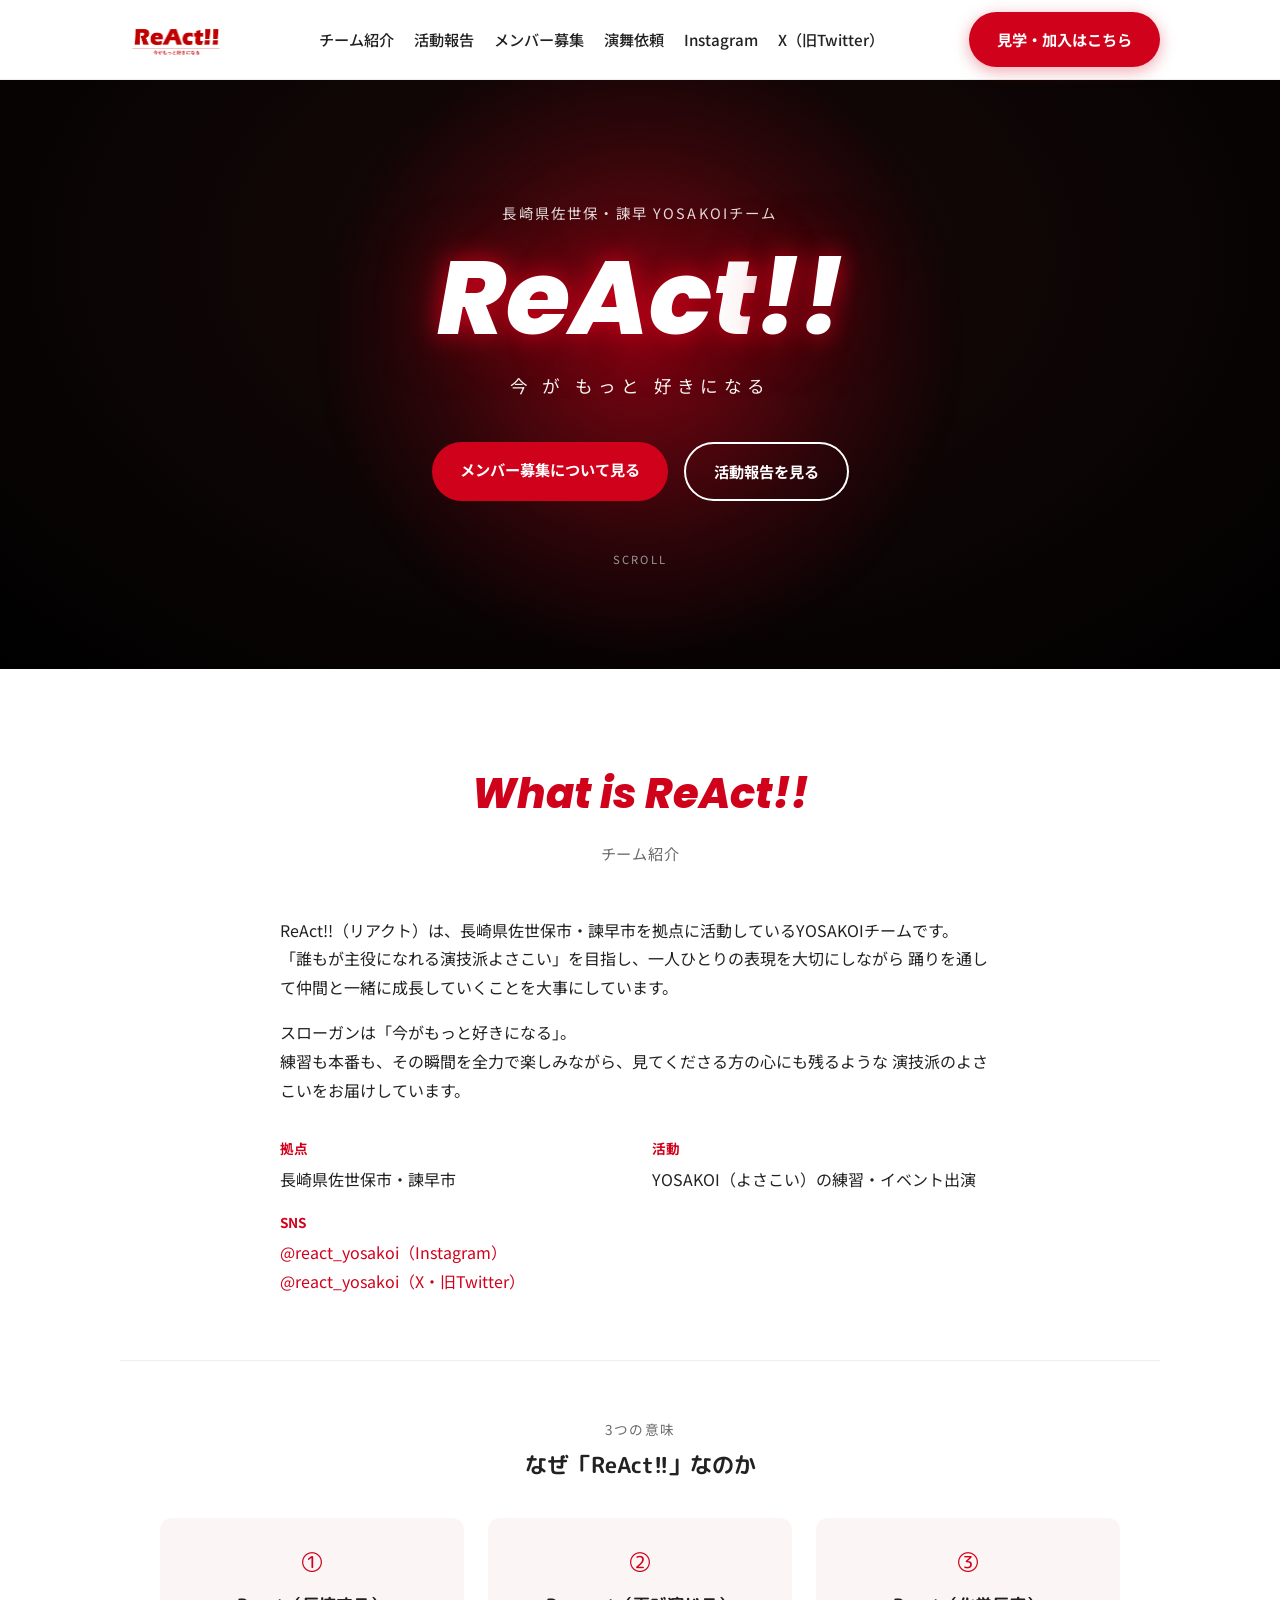
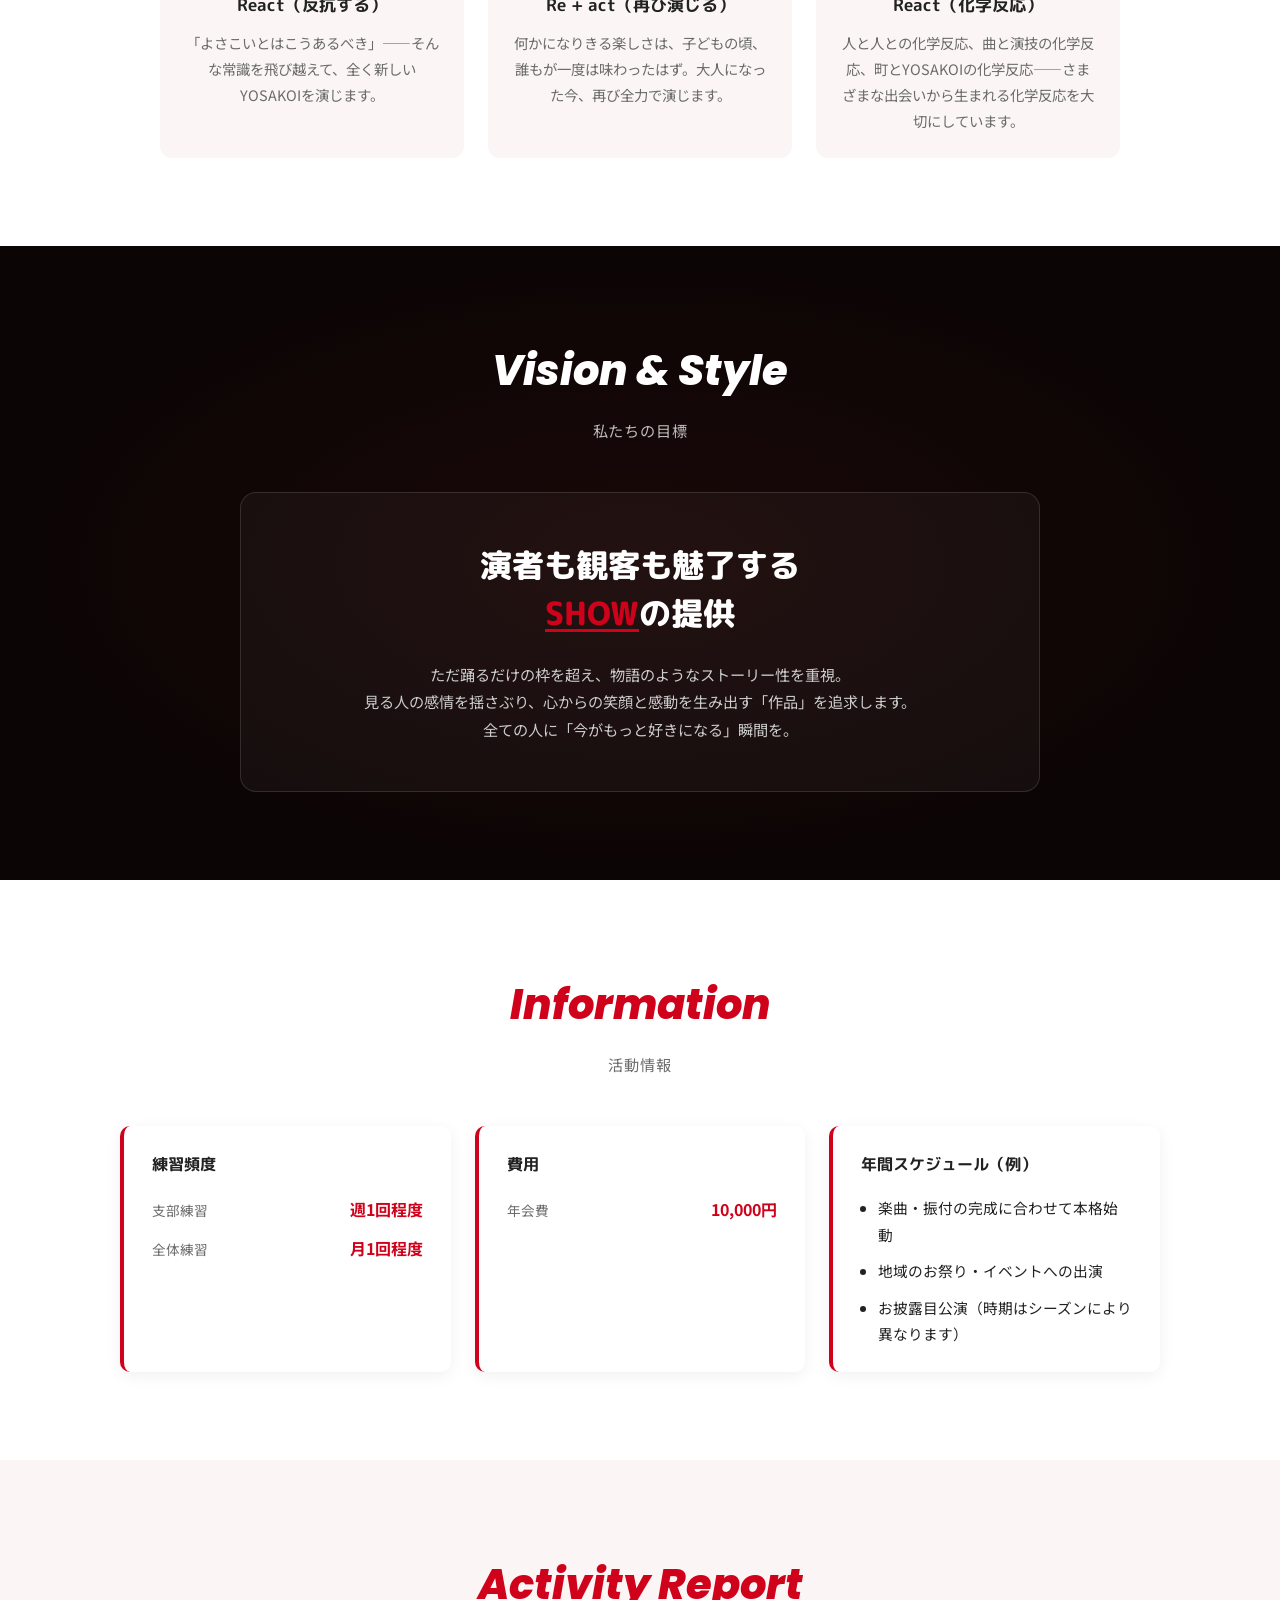
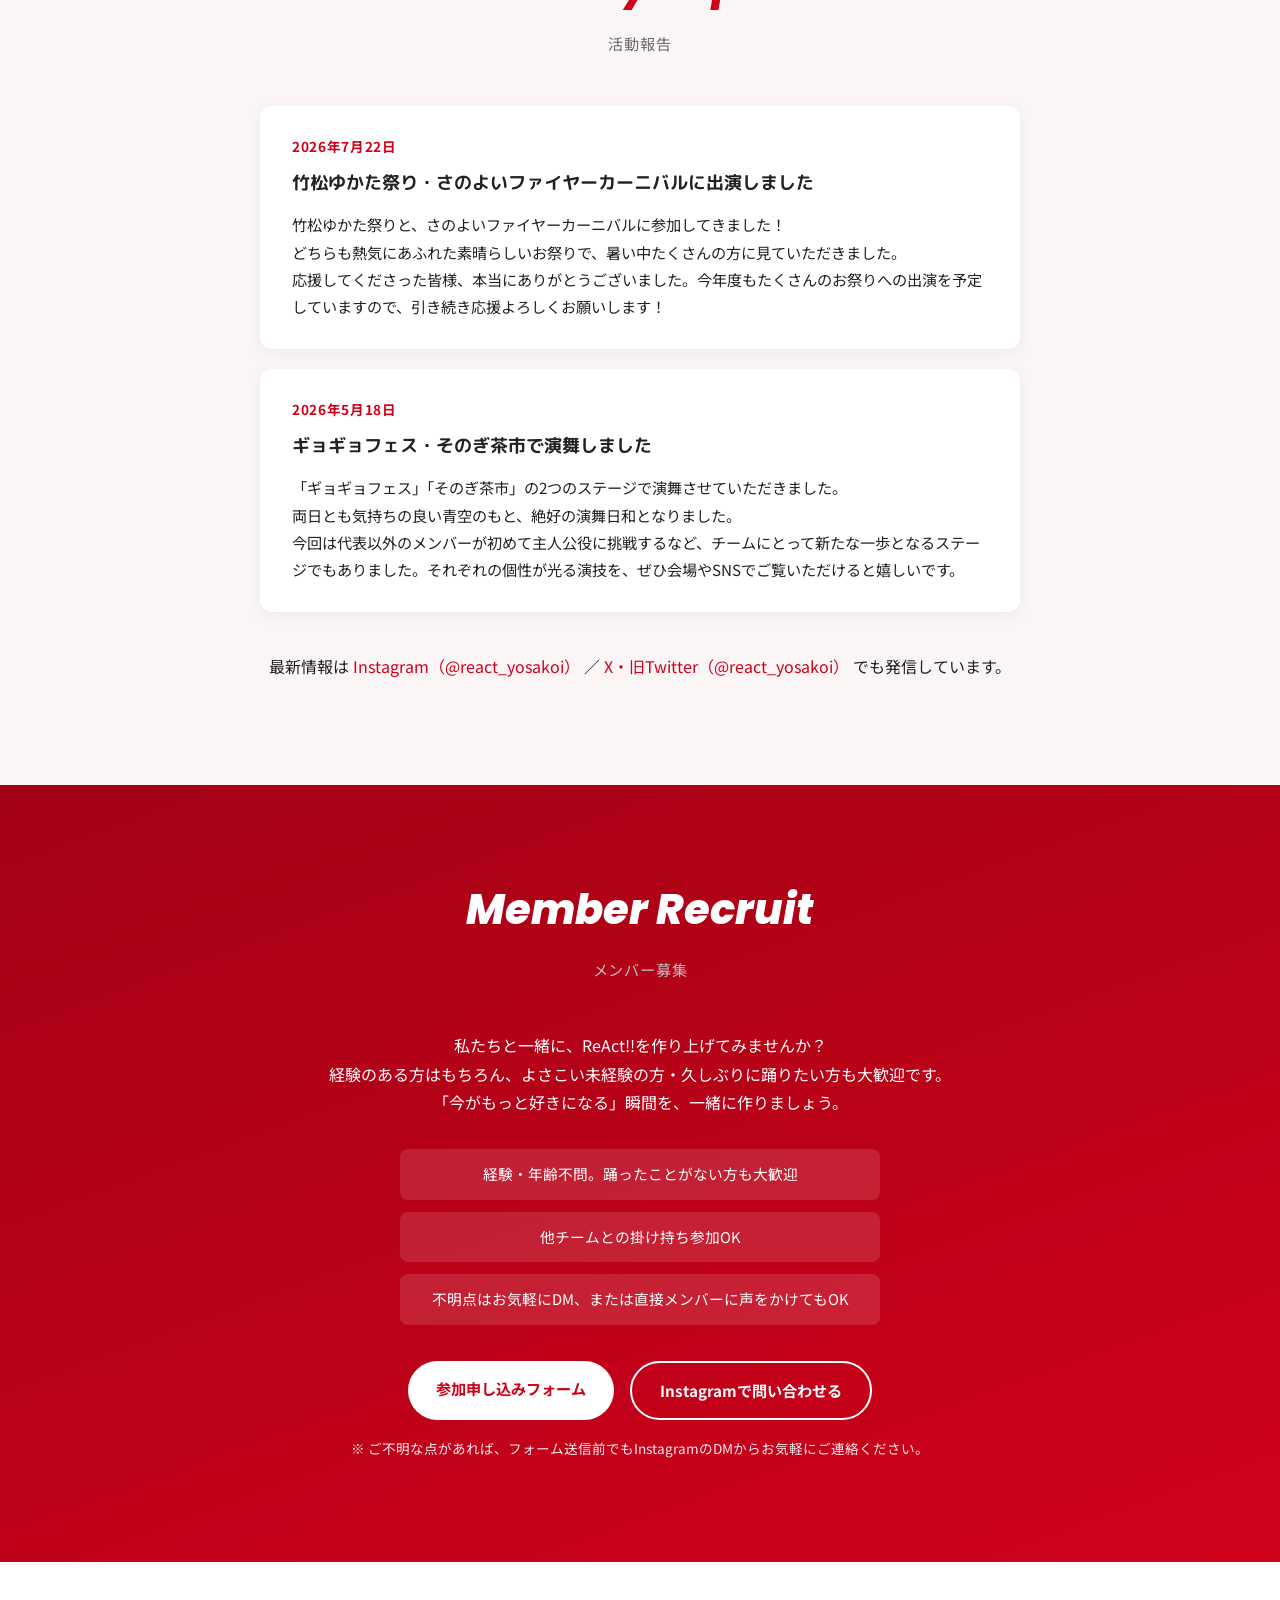
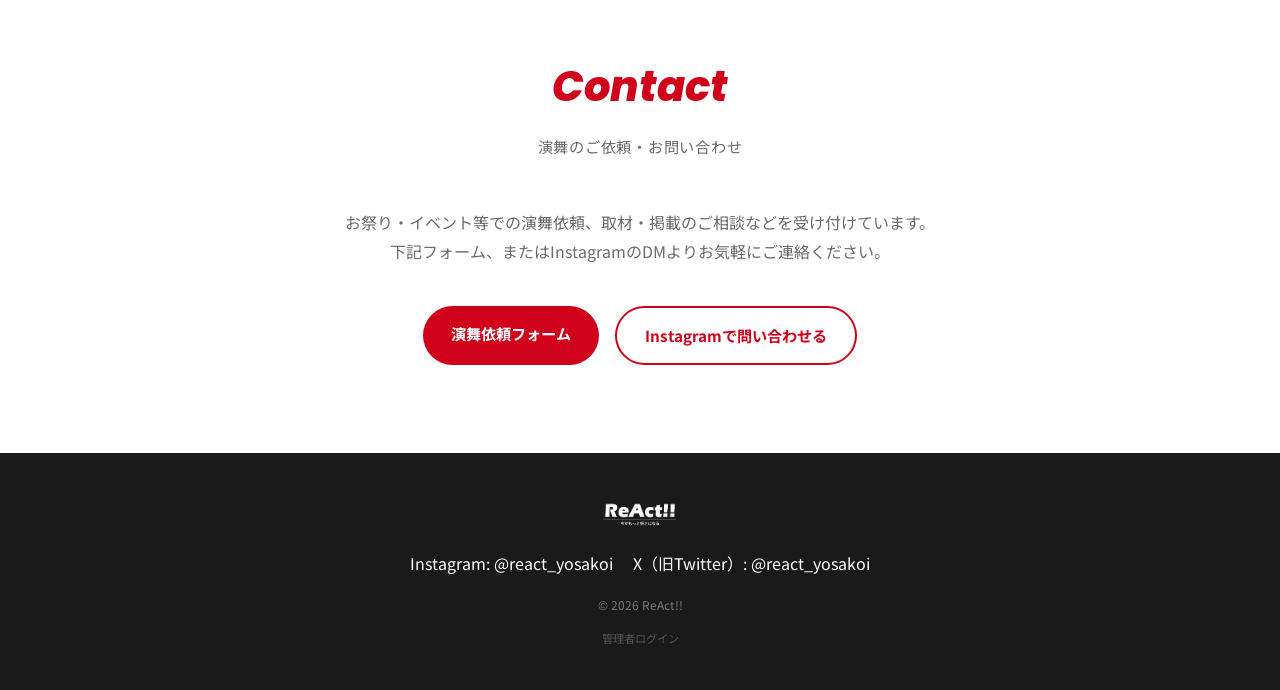
<file: index.html>
<!DOCTYPE html>
<html lang="ja">
<head>
<meta charset="UTF-8">
<meta name="viewport" content="width=device-width, initial-scale=1.0">
<title>ReAct!! ｜ 長崎・佐世保／諫早のよさこいチーム</title>
<meta name="description" content="長崎県佐世保・諫早を拠点に活動するYOSAKOIチーム「ReAct!!」の公式サイト。活動報告・メンバー募集・演舞依頼の窓口です。">

<!-- 見出し用フォント（読み込むだけなので編集不要） -->
<link rel="preconnect" href="https://fonts.googleapis.com">
<link rel="preconnect" href="https://fonts.gstatic.com" crossorigin>
<link href="https://fonts.googleapis.com/css2?family=M+PLUS+Rounded+1c:wght@700;800&family=Poppins:ital,wght@0,700;0,800;1,800&family=Noto+Sans+JP:wght@400;500;700&display=swap" rel="stylesheet">

<link rel="stylesheet" href="css/style.css">
</head>
<body>

<!-- ==================== ヘッダー ==================== -->
<header class="site-header">
  <div class="container header-inner">
    <a href="#top" class="logo-link">
      <img src="assets/logo/logo-red-on-white.png" alt="ReAct!! 今がもっと好きになる" class="logo-img">
    </a>
    <nav class="site-nav">
      <a href="#about">チーム紹介</a>
      <a href="#activities">活動報告</a>
      <a href="#join">メンバー募集</a>
      <a href="#contact">演舞依頼</a>
      <a href="https://www.instagram.com/react_yosakoi/" target="_blank" rel="noopener">Instagram</a>
      <a href="https://x.com/react_yosakoi" target="_blank" rel="noopener">X（旧Twitter）</a>
    </nav>
    <a href="#join" class="btn btn-pill">見学・加入はこちら</a>
  </div>
</header>

<!-- ==================== ヒーロー（ダーク演出） ==================== -->
<section id="top" class="hero hero-dark">
  <div class="hero-glow" aria-hidden="true"></div>
  <div class="container hero-inner">
    <p class="hero-eyebrow">長崎県佐世保・諫早 YOSAKOIチーム</p>
    <h1 class="hero-logo-text">ReAct<span class="hero-logo-bang">!!</span></h1>
    <p class="hero-tagline">今 が もっと 好きになる</p>
    <div class="hero-buttons">
      <a href="#join" class="btn btn-primary">メンバー募集について見る</a>
      <a href="#activities" class="btn btn-outline">活動報告を見る</a>
    </div>
  </div>
  <p class="hero-scroll">SCROLL</p>
</section>

<!-- ==================== チーム紹介 ==================== -->
<section id="about" class="section">
  <div class="container">
    <div class="bi-heading">
      <p class="bi-heading-en">What is ReAct!!</p>
      <p class="bi-heading-ja">チーム紹介</p>
    </div>

    <div class="about-content">
      <p>
        ReAct!!（リアクト）は、長崎県佐世保市・諫早市を拠点に活動しているYOSAKOIチームです。<br>
        「誰もが主役になれる演技派よさこい」を目指し、一人ひとりの表現を大切にしながら
        踊りを通して仲間と一緒に成長していくことを大事にしています。
      </p>
      <p>
        スローガンは「今がもっと好きになる」。<br>
        練習も本番も、その瞬間を全力で楽しみながら、見てくださる方の心にも残るような
        演技派のよさこいをお届けしています。
      </p>
      <dl class="about-facts">
        <div class="about-fact">
          <dt>拠点</dt>
          <dd>長崎県佐世保市・諫早市</dd>
        </div>
        <div class="about-fact">
          <dt>活動</dt>
          <dd>YOSAKOI（よさこい）の練習・イベント出演</dd>
        </div>
        <div class="about-fact">
          <dt>SNS</dt>
          <dd>
            <a href="https://www.instagram.com/react_yosakoi/" target="_blank" rel="noopener">@react_yosakoi（Instagram）</a><br>
            <a href="https://x.com/react_yosakoi" target="_blank" rel="noopener">@react_yosakoi（X・旧Twitter）</a>
          </dd>
        </div>
      </dl>
    </div>

    <div class="why-name">
      <p class="why-name-eyebrow">3つの意味</p>
      <h3 class="why-name-title">なぜ「ReAct!!」なのか</h3>
      <div class="why-name-grid">
        <div class="why-name-item">
          <span class="why-name-number">①</span>
          <h4>React（反抗する）</h4>
          <p>「よさこいとはこうあるべき」——そんな常識を飛び越えて、全く新しいYOSAKOIを演じます。</p>
        </div>
        <div class="why-name-item">
          <span class="why-name-number">②</span>
          <h4>Re + act（再び演じる）</h4>
          <p>何かになりきる楽しさは、子どもの頃、誰もが一度は味わったはず。大人になった今、再び全力で演じます。</p>
        </div>
        <div class="why-name-item">
          <span class="why-name-number">③</span>
          <h4>React（化学反応）</h4>
          <p>人と人との化学反応、曲と演技の化学反応、町とYOSAKOIの化学反応——さまざまな出会いから生まれる化学反応を大切にしています。</p>
        </div>
      </div>
    </div>
  </div>
</section>

<!-- ==================== Vision（ダーク演出） ==================== -->
<section class="section section-dark">
  <div class="container">
    <div class="bi-heading bi-heading-light">
      <p class="bi-heading-en">Vision &amp; Style</p>
      <p class="bi-heading-ja">私たちの目標</p>
    </div>
    <div class="vision-card">
      <p class="vision-headline">演者も観客も魅了する<br><span class="vision-highlight">SHOW</span>の提供</p>
      <p class="vision-body">
        ただ踊るだけの枠を超え、物語のようなストーリー性を重視。<br>
        見る人の感情を揺さぶり、心からの笑顔と感動を生み出す「作品」を追求します。<br>
        全ての人に「今がもっと好きになる」瞬間を。
      </p>
    </div>
  </div>
</section>

<!-- ==================== 活動情報 ==================== -->
<section id="information" class="section">
  <div class="container">
    <div class="bi-heading">
      <p class="bi-heading-en">Information</p>
      <p class="bi-heading-ja">活動情報</p>
    </div>

    <div class="info-cards">
      <div class="info-card">
        <h4>練習頻度</h4>
        <ul class="info-card-list">
          <li><span class="info-tag">支部練習</span><span class="info-value">週1回程度</span></li>
          <li><span class="info-tag">全体練習</span><span class="info-value">月1回程度</span></li>
        </ul>
      </div>
      <div class="info-card">
        <h4>費用</h4>
        <ul class="info-card-list">
          <li><span class="info-tag">年会費</span><span class="info-value">10,000円</span></li>
        </ul>
      </div>
      <div class="info-card">
        <h4>年間スケジュール（例）</h4>
        <ul class="info-card-list info-card-list-text">
          <li>楽曲・振付の完成に合わせて本格始動</li>
          <li>地域のお祭り・イベントへの出演</li>
          <li>お披露目公演（時期はシーズンにより異なります）</li>
        </ul>
      </div>
    </div>
  </div>
</section>

<!-- ====================================================
     活動報告（ブログ形式）：新しい記事を追加する手順
     1. js/posts-data.js を開く
     2. ファイルの一番上にある書き方の例（コメント部分）を参考に、
        { date: "...", title: "...", body: "..." } の形でひとつ追加する
     3. 保存してアップロードすれば、自動でこのページに反映されます
        （詳しくは 更新マニュアル.md を見てください）
==================================================== -->
<section id="activities" class="section section-alt">
  <div class="container">
    <div class="bi-heading">
      <p class="bi-heading-en">Activity Report</p>
      <p class="bi-heading-ja">活動報告</p>
    </div>

    <div id="blog-list" class="blog-list">
      <!-- ここにjs/main.jsがjs/posts-data.jsの内容（直近数件）を自動で表示します -->
    </div>

    <p class="activity-more" id="blog-more-link-wrap" hidden>
      <a href="activities.html" class="btn btn-outline-dark">活動報告の一覧を見る（Read more）</a>
    </p>

    <p class="activity-more">
      最新情報は <a href="https://www.instagram.com/react_yosakoi/" target="_blank" rel="noopener">Instagram（@react_yosakoi）</a>
      ／ <a href="https://x.com/react_yosakoi" target="_blank" rel="noopener">X・旧Twitter（@react_yosakoi）</a> でも発信しています。
    </p>
  </div>
</section>

<!-- ==================== メンバー募集 ==================== -->
<section id="join" class="section join-section">
  <div class="container">
    <div class="bi-heading bi-heading-light">
      <p class="bi-heading-en">Member Recruit</p>
      <p class="bi-heading-ja">メンバー募集</p>
    </div>
    <p class="join-lead">
      私たちと一緒に、ReAct!!を作り上げてみませんか？<br>
      経験のある方はもちろん、よさこい未経験の方・久しぶりに踊りたい方も大歓迎です。<br>
      「今がもっと好きになる」瞬間を、一緒に作りましょう。
    </p>

    <ul class="join-highlights">
      <li>経験・年齢不問。踊ったことがない方も大歓迎</li>
      <li>他チームとの掛け持ち参加OK</li>
      <li>不明点はお気軽にDM、または直接メンバーに声をかけてもOK</li>
    </ul>

    <div class="join-buttons">
      <a href="https://forms.gle/rDLsYP3uD7S8zFgo6" target="_blank" rel="noopener" class="btn btn-light" id="join-form-link">参加申し込みフォーム</a>
      <a href="https://www.instagram.com/react_yosakoi/" target="_blank" rel="noopener" class="btn btn-outline-light">Instagramで問い合わせる</a>
    </div>
    <p class="join-note">※ ご不明な点があれば、フォーム送信前でもInstagramのDMからお気軽にご連絡ください。</p>
  </div>
</section>

<!-- ====================================================
     演舞依頼・お問い合わせ：フォームの設定方法
     1. Googleフォームで依頼受付用のフォームを作成する
     2. フォームの「送信」→「埋め込み」アイコンから埋め込み用のHTMLコードを取得する
     3. この下にある「ここにGoogleフォームの埋め込みiframeを貼り付け」という
        目印のコメントを、取得したiframeタグに置き換える（詳しくは 更新マニュアル.md 参照）
==================================================== -->
<section id="contact" class="section">
  <div class="container">
    <div class="bi-heading">
      <p class="bi-heading-en">Contact</p>
      <p class="bi-heading-ja">演舞のご依頼・お問い合わせ</p>
    </div>
    <p class="contact-lead">
      お祭り・イベント等での演舞依頼、取材・掲載のご相談などを受け付けています。<br>
      下記フォーム、またはInstagramのDMよりお気軽にご連絡ください。
    </p>

    <div class="contact-buttons">
      <a href="https://forms.gle/NFQshExm7hoTVao89" target="_blank" rel="noopener" class="btn btn-primary">演舞依頼フォーム</a>
      <a href="https://www.instagram.com/react_yosakoi/" target="_blank" rel="noopener" class="btn btn-outline-dark">Instagramで問い合わせる</a>
    </div>
  </div>
</section>

<!-- ==================== フッター ==================== -->
<footer class="site-footer">
  <div class="container footer-inner">
    <img src="assets/logo/logo-white-transparent.png" alt="ReAct!! 今がもっと好きになる" class="footer-logo-img">
    <div class="footer-social">
      <a href="https://www.instagram.com/react_yosakoi/" target="_blank" rel="noopener" class="footer-instagram">Instagram: @react_yosakoi</a>
      <a href="https://x.com/react_yosakoi" target="_blank" rel="noopener" class="footer-instagram">X（旧Twitter）: @react_yosakoi</a>
    </div>
    <p class="footer-copyright">&copy; <span id="year"></span> ReAct!!</p>
    <a href="admin.html" class="footer-admin-link">管理者ログイン</a>
  </div>
</footer>

<script src="js/main.js"></script>
</body>
</html>
</file>
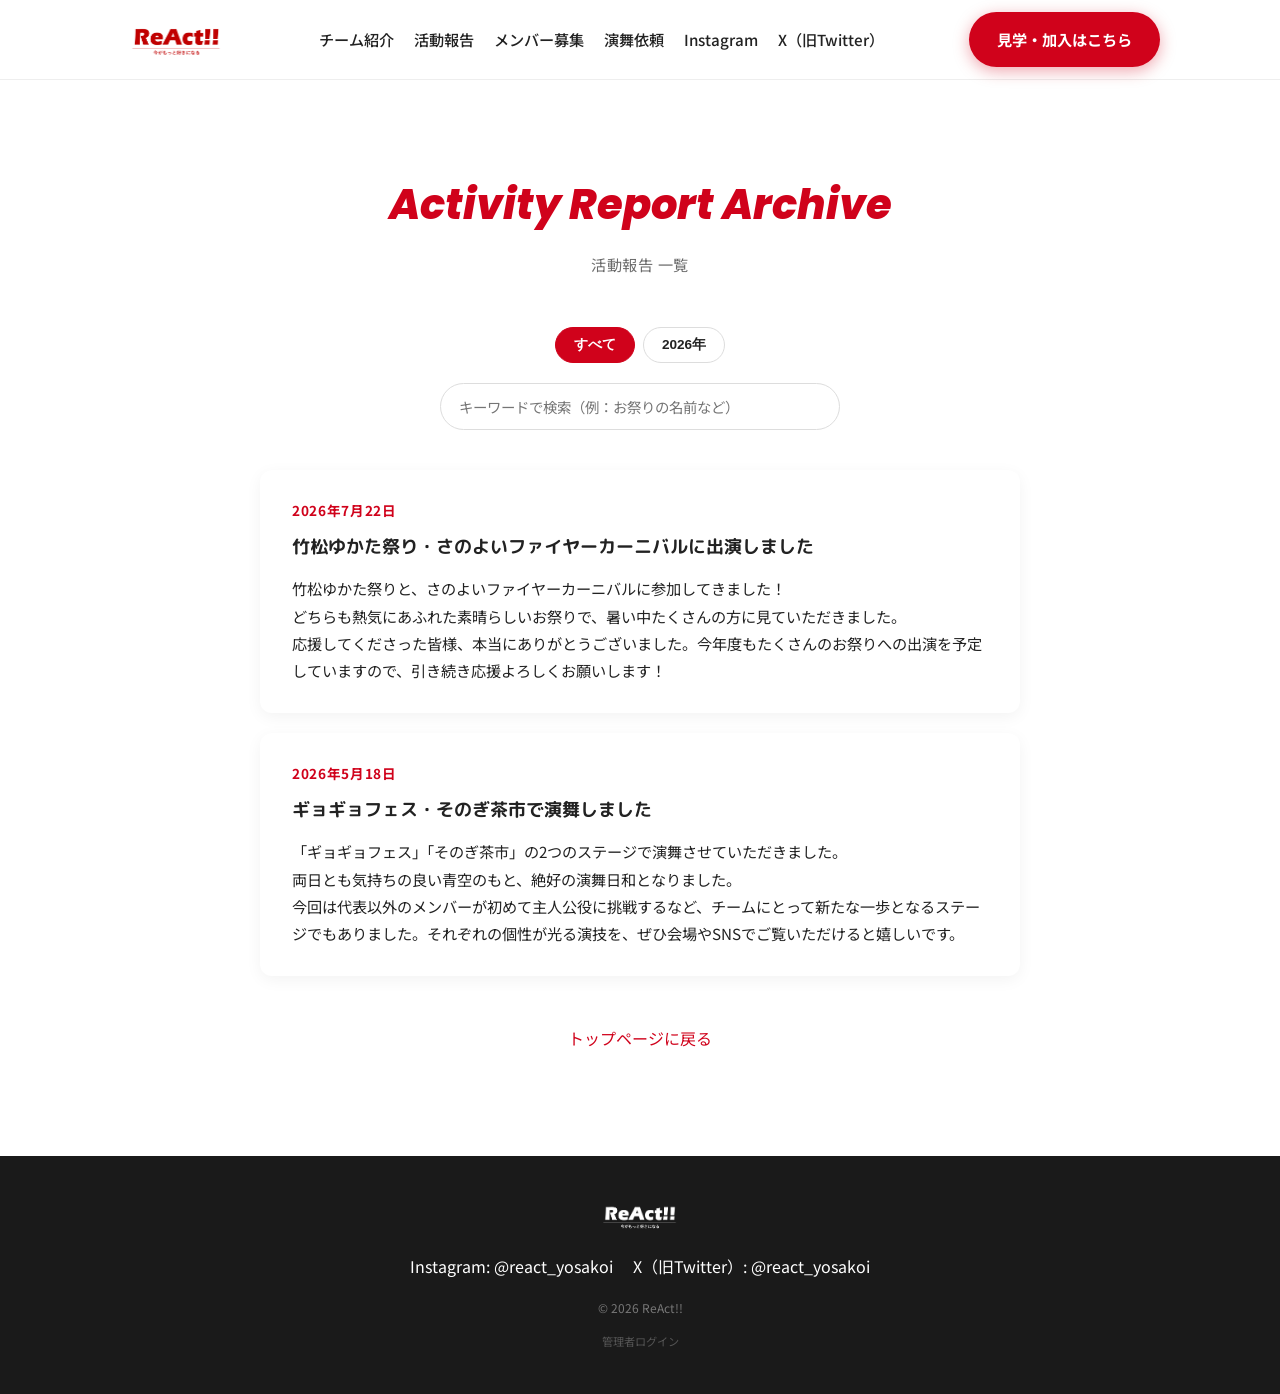
<file: activities.html>
<!DOCTYPE html>
<html lang="ja">
<head>
<meta charset="UTF-8">
<meta name="viewport" content="width=device-width, initial-scale=1.0">
<title>活動報告一覧 ｜ ReAct!!</title>
<meta name="description" content="よさこいチームReAct!!の活動報告一覧。年ごとの絞り込み・キーワード検索ができます。">

<link rel="preconnect" href="https://fonts.googleapis.com">
<link rel="preconnect" href="https://fonts.gstatic.com" crossorigin>
<link href="https://fonts.googleapis.com/css2?family=M+PLUS+Rounded+1c:wght@700;800&family=Poppins:ital,wght@0,700;0,800;1,800&family=Noto+Sans+JP:wght@400;500;700&display=swap" rel="stylesheet">

<link rel="stylesheet" href="css/style.css">
</head>
<body>

<!-- ==================== ヘッダー ==================== -->
<header class="site-header">
  <div class="container header-inner">
    <a href="index.html" class="logo-link">
      <img src="assets/logo/logo-red-on-white.png" alt="ReAct!! 今がもっと好きになる" class="logo-img">
    </a>
    <nav class="site-nav">
      <a href="index.html#about">チーム紹介</a>
      <a href="index.html#activities">活動報告</a>
      <a href="index.html#join">メンバー募集</a>
      <a href="index.html#contact">演舞依頼</a>
      <a href="https://www.instagram.com/react_yosakoi/" target="_blank" rel="noopener">Instagram</a>
      <a href="https://x.com/react_yosakoi" target="_blank" rel="noopener">X（旧Twitter）</a>
    </nav>
    <a href="index.html#join" class="btn btn-pill">見学・加入はこちら</a>
  </div>
</header>

<section class="section">
  <div class="container">
    <div class="bi-heading">
      <p class="bi-heading-en">Activity Report Archive</p>
      <p class="bi-heading-ja">活動報告 一覧</p>
    </div>

    <!-- 年フィルター・キーワード検索（中身はjs/main.jsが自動で作ります） -->
    <div class="archive-toolbar">
      <div id="year-filter" class="year-filter"></div>
      <div class="keyword-search-wrap">
        <input type="text" id="keyword-search" class="keyword-search-input" placeholder="キーワードで検索（例：お祭りの名前など）">
      </div>
    </div>

    <div id="blog-archive-list" class="blog-list">
      <!-- ここにjs/main.jsがjs/posts-data.jsの全記事を自動で表示します -->
    </div>

    <p class="archive-back-link">
      <a href="index.html#activities">トップページに戻る</a>
    </p>
  </div>
</section>

<!-- ==================== フッター ==================== -->
<footer class="site-footer">
  <div class="container footer-inner">
    <img src="assets/logo/logo-white-transparent.png" alt="ReAct!! 今がもっと好きになる" class="footer-logo-img">
    <div class="footer-social">
      <a href="https://www.instagram.com/react_yosakoi/" target="_blank" rel="noopener" class="footer-instagram">Instagram: @react_yosakoi</a>
      <a href="https://x.com/react_yosakoi" target="_blank" rel="noopener" class="footer-instagram">X（旧Twitter）: @react_yosakoi</a>
    </div>
    <p class="footer-copyright">&copy; <span id="year"></span> ReAct!!</p>
    <a href="admin.html" class="footer-admin-link">管理者ログイン</a>
  </div>
</footer>

<script src="js/main.js"></script>
</body>
</html>
</file>
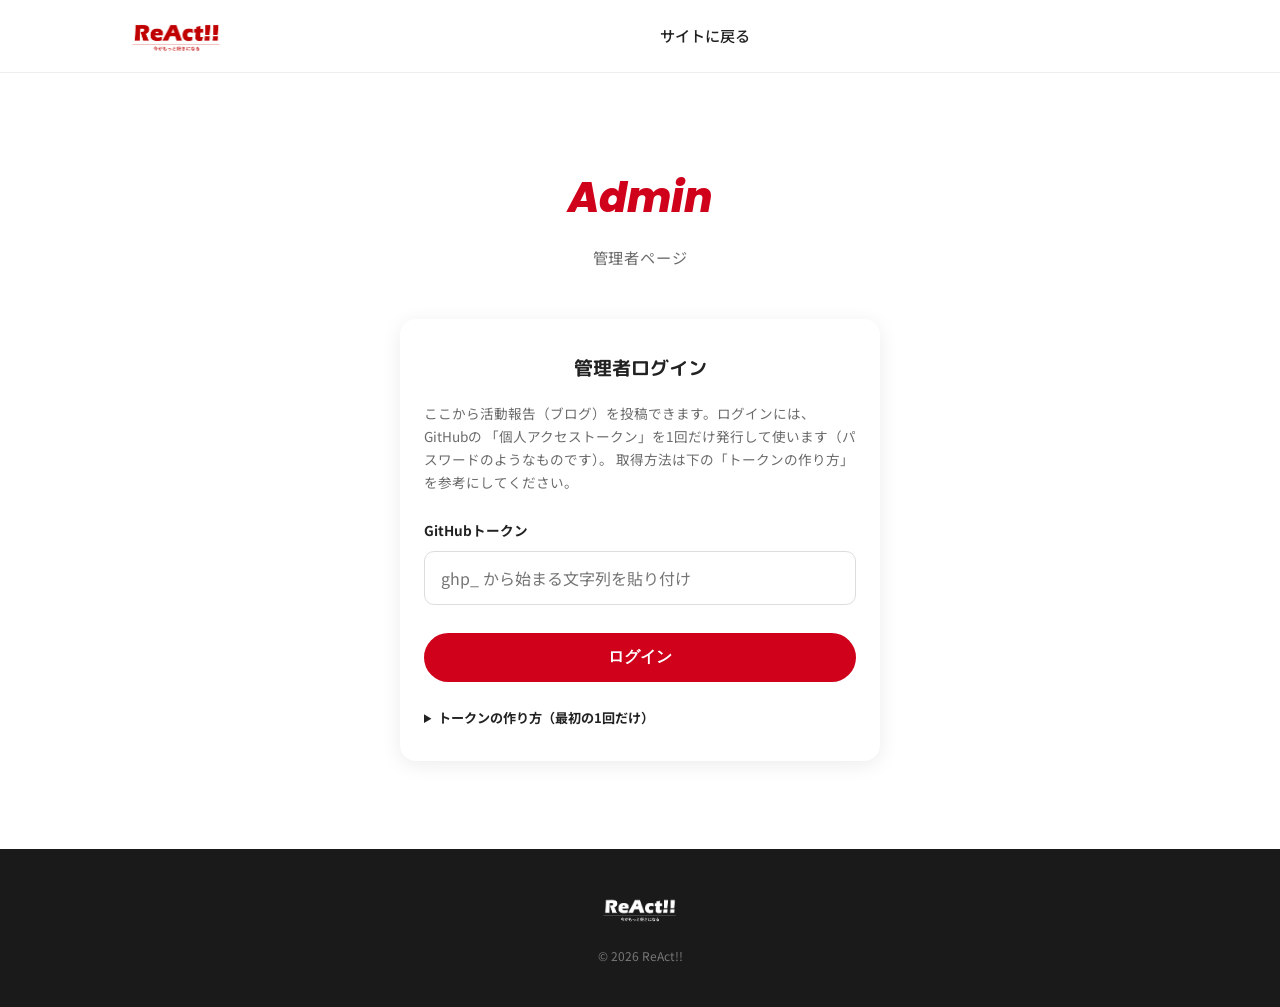
<file: admin.html>
<!DOCTYPE html>
<html lang="ja">
<head>
<meta charset="UTF-8">
<meta name="viewport" content="width=device-width, initial-scale=1.0">
<title>管理者ログイン ｜ ReAct!!</title>
<meta name="robots" content="noindex, nofollow">

<link rel="preconnect" href="https://fonts.googleapis.com">
<link rel="preconnect" href="https://fonts.gstatic.com" crossorigin>
<link href="https://fonts.googleapis.com/css2?family=M+PLUS+Rounded+1c:wght@700;800&family=Poppins:ital,wght@0,700;0,800;1,800&family=Noto+Sans+JP:wght@400;500;700&display=swap" rel="stylesheet">
<link rel="stylesheet" href="css/style.css">
<link rel="stylesheet" href="css/admin.css">
</head>
<body>

<header class="site-header">
  <div class="container header-inner">
    <a href="index.html" class="logo-link">
      <img src="assets/logo/logo-red-on-white.png" alt="ReAct!! 今がもっと好きになる" class="logo-img">
    </a>
    <nav class="site-nav">
      <a href="index.html">サイトに戻る</a>
    </nav>
  </div>
</header>

<section class="section admin-section">
  <div class="container admin-container">

    <div class="bi-heading">
      <p class="bi-heading-en">Admin</p>
      <p class="bi-heading-ja">管理者ページ</p>
    </div>

    <!-- ========== ログイン前：トークン入力 ========== -->
    <div id="login-view" class="admin-card">
      <h3 class="admin-card-title">管理者ログイン</h3>
      <p class="admin-help">
        ここから活動報告（ブログ）を投稿できます。ログインには、GitHubの
        「個人アクセストークン」を1回だけ発行して使います（パスワードのようなものです）。
        取得方法は下の「トークンの作り方」を参考にしてください。
      </p>

      <label class="admin-label" for="token-input">GitHubトークン</label>
      <input type="password" id="token-input" class="admin-input" placeholder="ghp_ から始まる文字列を貼り付け" autocomplete="off">
      <button type="button" id="login-btn" class="btn btn-primary admin-btn-block">ログイン</button>
      <p id="login-error" class="admin-error" hidden></p>

      <details class="admin-details">
        <summary>トークンの作り方（最初の1回だけ）</summary>
        <ol class="admin-steps">
          <li><a href="https://github.com/settings/personal-access-tokens/new" target="_blank" rel="noopener">GitHubのトークン発行ページ</a>を開く（GitHubへのログインが必要です）</li>
          <li>「Token name」に分かりやすい名前を入れる（例：ReAct!!サイト更新用）</li>
          <li>「Repository access」で「Only select repositories」を選び、<code>react-yosakoi-site</code> を選択する</li>
          <li>「Permissions」→「Repository permissions」→「Contents」を「Read and write」に変更する</li>
          <li>画面下の「Generate token」を押す</li>
          <li>表示された文字列（<code>github_pat_...</code>）をコピーして、上の入力欄に貼り付ける</li>
        </ol>
        <p class="admin-note">
          ※ このトークンは、このサイト（react-yosakoi-site）だけに書き込める、限定された権限のものです。<br>
          ※ トークンはお使いの端末のブラウザ内だけに保存され、他の場所には送信されません。<br>
          ※ パスワード同様、他の人に見せたり、共有の端末に保存したままにしないよう注意してください。
        </p>
      </details>
    </div>

    <!-- ========== ログイン後：投稿フォーム ========== -->
    <div id="admin-view" class="admin-card" hidden>
      <div class="admin-view-header">
        <h3 class="admin-card-title" id="form-title">活動報告を投稿する</h3>
        <button type="button" id="logout-btn" class="admin-logout-btn">ログアウト</button>
      </div>

      <p id="editing-note" class="admin-editing-note" hidden>
        この記事を編集しています。<button type="button" id="cancel-edit-btn" class="admin-cancel-edit-btn">新規投稿に戻る</button>
      </p>

      <form id="post-form">
        <label class="admin-label" for="title-input">タイトル <span class="admin-required">必須</span></label>
        <input type="text" id="title-input" class="admin-input" placeholder="例：〇〇祭りに出演しました" required>

        <label class="admin-label" for="date-input">日付 <span class="admin-required">必須</span></label>
        <input type="date" id="date-input" class="admin-input" required>

        <label class="admin-label" for="author-input">投稿担当者名</label>
        <input type="text" id="author-input" class="admin-input" placeholder="例：山田（任意）">

        <label class="admin-label" for="body-input">本文 <span class="admin-required">必須</span></label>
        <textarea id="body-input" class="admin-input admin-textarea" rows="8" placeholder="活動の様子を書いてください" required></textarea>

        <label class="admin-label" for="image-input">写真（1枚まで・任意）</label>
        <input type="file" id="image-input" class="admin-input" accept="image/*">
        <img id="image-preview" class="admin-image-preview" hidden>
        <p id="current-image-note" class="admin-note" hidden>※ 編集中の記事には既に写真が設定されています。新しい写真を選ぶと差し替わります（選ばなければそのままです）。</p>

        <button type="submit" id="submit-btn" class="btn btn-primary admin-btn-block">投稿する</button>
      </form>

      <p id="submit-status" class="admin-status" hidden></p>
    </div>

    <!-- ========== ログイン後：投稿の検索・削除・修正 ========== -->
    <div id="manage-view" class="admin-card" hidden>
      <h3 class="admin-card-title">投稿を管理する</h3>

      <input type="text" id="posts-search-input" class="admin-input" placeholder="タイトル・本文をキーワード検索">

      <div id="posts-list" class="admin-posts-list">
        <p class="admin-help">読み込み中...</p>
      </div>
    </div>

  </div>
</section>

<footer class="site-footer">
  <div class="container footer-inner">
    <img src="assets/logo/logo-white-transparent.png" alt="ReAct!! 今がもっと好きになる" class="footer-logo-img">
    <p class="footer-copyright">&copy; <span id="year"></span> ReAct!!</p>
  </div>
</footer>

<script src="js/main.js"></script>
<script src="js/admin.js"></script>
</body>
</html>
</file>
<file: css/style.css>
/* =========================================================
   ReAct!! 公式サイト スタイルシート
   このファイルは見た目（色・余白・フォント等）を決めています。
   文章の変更は index.html を編集してください。
   ========================================================= */

:root {
  --color-primary: #d0021b;      /* チームカラー（赤） */
  --color-primary-dark: #a30115;
  --color-text: #222222;
  --color-text-light: #6b6b6b;
  --color-bg: #ffffff;
  --color-bg-alt: #fbf5f5;
  --color-bg-dark: #0c0505;      /* ダーク演出セクション用 */
  --color-bg-dark-2: #1a0808;
  --font-heading: "M PLUS Rounded 1c", "Noto Sans JP", sans-serif;
  --font-display: "Poppins", "M PLUS Rounded 1c", sans-serif; /* 英字の大見出し用 */
  --font-body: "Noto Sans JP", "Hiragino Kaku Gothic ProN", "Meiryo", sans-serif;
  --max-width: 1080px;
}

* { box-sizing: border-box; }

html { scroll-behavior: smooth; }

body {
  margin: 0;
  font-family: var(--font-body);
  color: var(--color-text);
  background: var(--color-bg);
  line-height: 1.8;
}

img { max-width: 100%; display: block; }

a {
  color: var(--color-primary);
  text-decoration: none;
}
a:hover { text-decoration: underline; }

.container {
  max-width: var(--max-width);
  margin: 0 auto;
  padding: 0 20px;
}

/* ---------- ヘッダー ---------- */
.site-header {
  position: sticky;
  top: 0;
  background: #ffffffee;
  backdrop-filter: blur(6px);
  border-bottom: 1px solid #eee;
  z-index: 100;
}

.header-inner {
  display: flex;
  align-items: center;
  justify-content: space-between;
  padding-top: 12px;
  padding-bottom: 12px;
  flex-wrap: wrap;
  gap: 16px;
}

.logo-link { display: inline-block; }

.logo-img {
  height: 48px;
  width: auto;
  display: block;
}

.site-nav {
  display: flex;
  gap: 20px;
  flex-wrap: wrap;
  flex: 1;
  justify-content: center;
}

.site-nav a {
  color: var(--color-text);
  font-weight: 500;
  font-size: 0.95rem;
}

.site-nav a:hover { color: var(--color-primary); text-decoration: none; }

.btn-pill {
  background: var(--color-primary);
  color: #fff;
  padding: 12px 24px;
  border-radius: 999px;
  font-weight: 700;
  font-size: 0.9rem;
  box-shadow: 0 4px 16px rgba(208, 2, 27, 0.35);
  white-space: nowrap;
}
.btn-pill:hover { text-decoration: none; opacity: 0.9; }

/* ---------- ヒーロー（ダーク演出） ---------- */
.hero-dark {
  position: relative;
  background: radial-gradient(ellipse at center 30%, var(--color-bg-dark-2) 0%, var(--color-bg-dark) 55%, #000 100%);
  color: #fff;
  padding: 120px 0 100px;
  text-align: center;
  overflow: hidden;
}

.hero-glow {
  position: absolute;
  top: 45%;
  left: 50%;
  transform: translate(-50%, -50%);
  width: 640px;
  height: 640px;
  max-width: 140vw;
  max-height: 140vw;
  background: radial-gradient(circle, rgba(208, 2, 27, 0.55) 0%, rgba(208, 2, 27, 0.15) 45%, transparent 70%);
  filter: blur(10px);
  pointer-events: none;
}

.hero-inner {
  position: relative;
  z-index: 1;
}

.hero-eyebrow {
  font-size: 0.9rem;
  letter-spacing: 0.15em;
  opacity: 0.85;
  margin: 0 0 20px;
}

.hero-logo-text {
  font-family: var(--font-display);
  font-style: italic;
  font-weight: 800;
  font-size: clamp(3rem, 12vw, 6.5rem);
  margin: 0 0 20px;
  line-height: 1;
  color: #fff;
  text-shadow: 0 0 24px rgba(208, 2, 27, 0.9), 0 0 60px rgba(208, 2, 27, 0.5);
}

.hero-logo-bang { color: #fff; }

.hero-tagline {
  font-size: 1.1rem;
  letter-spacing: 0.3em;
  margin: 0 0 40px;
  opacity: 0.95;
}

.hero-buttons {
  display: flex;
  gap: 16px;
  justify-content: center;
  flex-wrap: wrap;
}

.hero-scroll {
  position: relative;
  z-index: 1;
  text-align: center;
  font-size: 0.7rem;
  letter-spacing: 0.2em;
  color: #999;
  margin: 48px 0 0;
}

.btn {
  display: inline-block;
  padding: 14px 28px;
  border-radius: 999px;
  font-weight: 700;
  font-size: 0.95rem;
  transition: transform 0.15s ease, opacity 0.15s ease;
}
.btn:hover { transform: translateY(-2px); text-decoration: none; }

.btn-primary {
  background: var(--color-primary);
  color: #fff;
}

.btn-outline {
  border: 2px solid #fff;
  color: #fff;
}

.btn-light {
  background: #fff;
  color: var(--color-primary);
}

.btn-outline-light {
  border: 2px solid #fff;
  color: #fff;
}

.btn-outline-dark {
  border: 2px solid var(--color-primary);
  color: var(--color-primary);
}

/* ---------- セクション共通 ---------- */
.section {
  padding: 88px 0;
}

.section-alt {
  background: var(--color-bg-alt);
}

.section-dark {
  background: radial-gradient(ellipse at center, var(--color-bg-dark-2) 0%, var(--color-bg-dark) 70%);
  color: #fff;
}

/* 英字＋日本語の2段見出し */
.bi-heading {
  text-align: center;
  margin: 0 0 48px;
}

.bi-heading-en {
  font-family: var(--font-display);
  font-style: italic;
  font-weight: 800;
  font-size: clamp(1.8rem, 5vw, 2.6rem);
  color: var(--color-primary);
  margin: 0 0 8px;
}

.bi-heading-ja {
  font-size: 0.95rem;
  color: var(--color-text-light);
  letter-spacing: 0.05em;
  margin: 0;
}

.bi-heading-light .bi-heading-en { color: #fff; }
.bi-heading-light .bi-heading-ja { color: #bbb; }

.section-lead {
  text-align: center;
  color: var(--color-text-light);
  margin: 0 0 40px;
}

/* ---------- チーム紹介 ---------- */
.about-content {
  max-width: 720px;
  margin: 0 auto;
}

.about-facts {
  margin-top: 32px;
  display: grid;
  grid-template-columns: 1fr 1fr;
  gap: 16px 24px;
}

.about-fact dt {
  font-weight: 700;
  color: var(--color-primary);
  font-size: 0.85rem;
  margin-bottom: 4px;
}

.about-fact dd {
  margin: 0;
}

/* ---------- なぜReAct!!なのか ---------- */
.why-name {
  margin-top: 64px;
  padding-top: 56px;
  border-top: 1px solid #eee;
}

.why-name-eyebrow {
  text-align: center;
  font-size: 0.85rem;
  color: var(--color-text-light);
  letter-spacing: 0.1em;
  margin: 0 0 4px;
}

.why-name-title {
  font-family: var(--font-heading);
  font-size: 1.4rem;
  color: var(--color-text);
  text-align: center;
  margin: 0 0 32px;
}

.why-name-grid {
  display: grid;
  grid-template-columns: repeat(auto-fit, minmax(240px, 1fr));
  gap: 24px;
  max-width: 960px;
  margin: 0 auto;
}

.why-name-item {
  background: var(--color-bg-alt);
  border-radius: 12px;
  padding: 24px;
  text-align: center;
}

.why-name-number {
  display: inline-block;
  font-family: var(--font-heading);
  font-size: 1.4rem;
  color: var(--color-primary);
  margin-bottom: 8px;
}

.why-name-item h4 {
  font-family: var(--font-heading);
  margin: 0 0 10px;
  font-size: 1.05rem;
}

.why-name-item p {
  margin: 0;
  font-size: 0.9rem;
  color: var(--color-text-light);
}

/* ---------- Vision ---------- */
.vision-card {
  max-width: 800px;
  margin: 0 auto;
  background: rgba(255, 255, 255, 0.04);
  border: 1px solid rgba(255, 255, 255, 0.12);
  border-radius: 16px;
  padding: 48px 40px;
  text-align: center;
}

.vision-headline {
  font-family: var(--font-heading);
  font-size: clamp(1.4rem, 4vw, 2rem);
  font-weight: 800;
  margin: 0 0 24px;
  line-height: 1.5;
}

.vision-highlight {
  color: var(--color-primary);
  text-decoration: underline;
  text-decoration-thickness: 3px;
  text-underline-offset: 4px;
}

.vision-body {
  color: #ccc;
  margin: 0;
  font-size: 0.95rem;
}

/* ---------- Information（活動情報カード） ---------- */
.info-cards {
  display: grid;
  grid-template-columns: repeat(auto-fit, minmax(260px, 1fr));
  gap: 24px;
}

.info-card {
  background: #fff;
  border-left: 4px solid var(--color-primary);
  border-radius: 10px;
  box-shadow: 0 4px 16px rgba(0, 0, 0, 0.06);
  padding: 24px 28px;
}

.info-card h4 {
  margin: 0 0 16px;
  font-family: var(--font-heading);
  color: var(--color-text);
}

.info-card-list {
  list-style: none;
  padding: 0;
  margin: 0;
  display: flex;
  flex-direction: column;
  gap: 10px;
}

.info-card-list li {
  display: flex;
  align-items: baseline;
  justify-content: space-between;
  gap: 12px;
}

.info-tag {
  color: var(--color-text-light);
  font-size: 0.85rem;
}

.info-value {
  font-weight: 700;
  color: var(--color-primary);
}

.info-card-list-text li {
  display: list-item;
  list-style: disc;
  margin-left: 1.1em;
  justify-content: flex-start;
  color: var(--color-text);
  font-size: 0.92rem;
}

.info-card-note {
  margin: 14px 0 0;
  font-size: 0.75rem;
  color: var(--color-text-light);
}

/* ---------- 活動報告（ブログ） ---------- */
.blog-list {
  display: grid;
  gap: 20px;
  max-width: 760px;
  margin: 0 auto;
}

.blog-post {
  background: #fff;
  border-radius: 12px;
  overflow: hidden;
  box-shadow: 0 4px 16px rgba(0, 0, 0, 0.05);
}

.blog-post-image {
  width: 100%;
  max-height: 360px;
  object-fit: cover;
}

.blog-post-content {
  padding: 28px 32px;
}

.blog-post-date {
  color: var(--color-primary);
  font-weight: 700;
  font-size: 0.85rem;
  margin: 0 0 8px;
  letter-spacing: 0.05em;
}

.blog-post-title {
  font-family: var(--font-heading);
  margin: 0 0 12px;
  font-size: 1.15rem;
}

.blog-post-body {
  margin: 0;
  color: var(--color-text);
  font-size: 0.95rem;
}

.blog-empty {
  text-align: center;
  color: var(--color-text-light);
}

/* ---------- 活動報告 一覧ページ（フィルター・検索） ---------- */
.archive-toolbar {
  max-width: 760px;
  margin: 0 auto 40px;
  display: flex;
  flex-direction: column;
  gap: 20px;
}

.year-filter {
  display: flex;
  flex-wrap: wrap;
  gap: 8px;
  justify-content: center;
}

.year-filter-btn {
  border: 1px solid #ddd;
  background: #fff;
  color: var(--color-text);
  border-radius: 999px;
  padding: 8px 18px;
  font-size: 0.85rem;
  font-weight: 600;
  cursor: pointer;
  transition: background 0.15s ease, color 0.15s ease, border-color 0.15s ease;
}

.year-filter-btn:hover {
  border-color: var(--color-primary);
}

.year-filter-btn.is-active {
  background: var(--color-primary);
  border-color: var(--color-primary);
  color: #fff;
}

.keyword-search-wrap {
  max-width: 400px;
  margin: 0 auto;
  width: 100%;
}

.keyword-search-input {
  width: 100%;
  padding: 12px 18px;
  border-radius: 999px;
  border: 1px solid #ddd;
  font-size: 0.9rem;
  font-family: var(--font-body);
}

.keyword-search-input:focus {
  outline: none;
  border-color: var(--color-primary);
}

.archive-back-link {
  text-align: center;
  margin-top: 48px;
}

.activity-more {
  text-align: center;
  margin-top: 40px;
}

/* ---------- メンバー募集 ---------- */
.join-section {
  background: linear-gradient(160deg, var(--color-primary-dark) 0%, var(--color-primary) 100%);
  color: #fff;
  text-align: center;
}

.join-lead {
  max-width: 640px;
  margin: 0 auto 32px;
}

.join-highlights {
  list-style: none;
  padding: 0;
  margin: 0 auto 36px;
  max-width: 480px;
  display: flex;
  flex-direction: column;
  gap: 12px;
}

.join-highlights li {
  background: rgba(255, 255, 255, 0.12);
  border-radius: 8px;
  padding: 12px 20px;
  font-size: 0.92rem;
}

.join-buttons {
  display: flex;
  gap: 16px;
  justify-content: center;
  flex-wrap: wrap;
  margin-bottom: 16px;
}

.join-note {
  font-size: 0.85rem;
  opacity: 0.9;
}

/* ---------- 演舞依頼・お問い合わせ ---------- */
.contact-lead {
  text-align: center;
  max-width: 640px;
  margin: 0 auto 40px;
  color: var(--color-text-light);
}

.contact-buttons {
  display: flex;
  gap: 16px;
  justify-content: center;
  flex-wrap: wrap;
}

/* ---------- フッター ---------- */
.site-footer {
  background: #1a1a1a;
  color: #ccc;
  padding: 40px 0;
  text-align: center;
}

.footer-logo-img {
  height: 40px;
  width: auto;
  margin: 0 auto 16px;
}

.footer-social {
  display: flex;
  gap: 20px;
  justify-content: center;
  flex-wrap: wrap;
  margin-bottom: 16px;
}

.footer-instagram {
  display: inline-block;
  color: #fff;
  margin-bottom: 0;
}

.footer-copyright {
  font-size: 0.75rem;
  color: #777;
  margin: 0;
}

.footer-admin-link {
  display: inline-block;
  margin-top: 12px;
  font-size: 0.7rem;
  color: #555;
}
.footer-admin-link:hover { color: #999; }

/* ---------- レスポンシブ（スマホ） ---------- */
@media (max-width: 600px) {
  .header-inner { justify-content: center; text-align: center; }
  .site-nav { justify-content: center; order: 3; flex-basis: 100%; }
  .btn-pill { order: 2; }
  .about-facts { grid-template-columns: 1fr; }
  .hero-dark { padding: 88px 0 64px; }
  .section { padding: 64px 0; }
  .vision-card { padding: 32px 24px; }
}
</file>
<file: css/admin.css>
/* =========================================================
   ReAct!! 管理者ページ（admin.html）専用スタイル
   ========================================================= */

/* hidden属性を確実に効かせる。
   下の方で .admin-editing-note などに display を指定しており、
   そちらが hidden より優先されてしまうため、ここで打ち消しておく。
   （これが無いと「この記事を編集しています」の帯が新規投稿時にも出てしまう） */
[hidden] {
  display: none !important;
}

.admin-section {
  min-height: 70vh;
}

.admin-container {
  max-width: 520px;
}

.admin-card {
  background: #fff;
  border-radius: 16px;
  box-shadow: 0 4px 20px rgba(0, 0, 0, 0.08);
  padding: 32px 24px;
}

.admin-card-title {
  font-family: var(--font-heading);
  margin: 0 0 16px;
  font-size: 1.2rem;
  text-align: center;
}

.admin-view-header {
  display: flex;
  align-items: center;
  justify-content: space-between;
  margin-bottom: 8px;
}

.admin-view-header .admin-card-title { margin: 0; }

.admin-logout-btn {
  background: none;
  border: 1px solid #ddd;
  border-radius: 999px;
  padding: 6px 16px;
  font-size: 0.8rem;
  color: var(--color-text-light);
  cursor: pointer;
}

.admin-help {
  font-size: 0.85rem;
  color: var(--color-text-light);
  margin: 0 0 24px;
  line-height: 1.7;
}

.admin-label {
  display: block;
  font-weight: 700;
  font-size: 0.85rem;
  margin: 20px 0 8px;
}

.admin-label:first-of-type { margin-top: 0; }

.admin-required {
  display: inline-block;
  background: var(--color-primary);
  color: #fff;
  font-size: 0.65rem;
  font-weight: 700;
  padding: 2px 8px;
  border-radius: 999px;
  margin-left: 6px;
  vertical-align: middle;
}

.admin-input {
  width: 100%;
  padding: 14px 16px;
  border: 1px solid #ddd;
  border-radius: 10px;
  font-size: 1rem; /* 16px以上でスマホでの自動ズームを防止 */
  font-family: var(--font-body);
}

.admin-input:focus {
  outline: none;
  border-color: var(--color-primary);
}

.admin-textarea {
  resize: vertical;
  min-height: 160px;
}

input[type="file"].admin-input {
  padding: 10px;
  border-style: dashed;
}

.admin-image-preview {
  margin-top: 12px;
  max-width: 100%;
  max-height: 240px;
  border-radius: 10px;
  object-fit: cover;
}

.admin-btn-block {
  display: block;
  width: 100%;
  text-align: center;
  border: none;
  cursor: pointer;
  margin-top: 28px;
  font-size: 1rem;
}

.admin-btn-block:disabled {
  opacity: 0.6;
  cursor: default;
  transform: none;
}

.admin-error {
  color: var(--color-primary);
  font-size: 0.85rem;
  margin: 12px 0 0;
  text-align: center;
}

.admin-status {
  margin-top: 20px;
  text-align: center;
  font-size: 0.9rem;
  padding: 14px;
  border-radius: 10px;
  background: var(--color-bg-alt);
}

.admin-status.is-success {
  background: #eaf7ee;
  color: #1e7a34;
}

.admin-status.is-error {
  background: #fdeaea;
  color: var(--color-primary);
}

.admin-details {
  margin-top: 24px;
  font-size: 0.82rem;
  color: var(--color-text-light);
}

.admin-details summary {
  cursor: pointer;
  font-weight: 700;
  color: var(--color-text);
}

.admin-steps {
  margin: 12px 0;
  padding-left: 20px;
  line-height: 1.9;
}

.admin-steps code,
.admin-note code {
  background: var(--color-bg-alt);
  padding: 2px 6px;
  border-radius: 4px;
  font-size: 0.8em;
}

.admin-note {
  margin-top: 12px;
  line-height: 1.8;
}

#manage-view {
  margin-top: 24px;
}

.admin-editing-note {
  background: var(--color-bg-alt);
  border-left: 3px solid var(--color-primary);
  padding: 10px 14px;
  border-radius: 8px;
  font-size: 0.85rem;
  margin: 0 0 20px;
  display: flex;
  align-items: center;
  justify-content: space-between;
  gap: 12px;
}

.admin-cancel-edit-btn {
  background: none;
  border: 1px solid #ccc;
  border-radius: 999px;
  padding: 4px 14px;
  font-size: 0.78rem;
  color: var(--color-text-light);
  cursor: pointer;
  white-space: nowrap;
}

#posts-search-input {
  margin-bottom: 20px;
}

.admin-posts-list {
  display: flex;
  flex-direction: column;
  gap: 12px;
  max-height: 480px;
  overflow-y: auto;
}

.admin-post-row {
  display: flex;
  align-items: center;
  justify-content: space-between;
  gap: 12px;
  padding: 14px 16px;
  border: 1px solid #eee;
  border-radius: 10px;
}

.admin-post-row-info { min-width: 0; }

.admin-post-row-title {
  margin: 0 0 4px;
  font-weight: 700;
  font-size: 0.92rem;
  overflow: hidden;
  text-overflow: ellipsis;
  white-space: nowrap;
}

.admin-post-row-meta {
  margin: 0;
  font-size: 0.75rem;
  color: var(--color-text-light);
}

.admin-post-row-actions {
  display: flex;
  gap: 8px;
  flex-shrink: 0;
}

.admin-row-btn {
  background: #fff;
  border: 1px solid #ddd;
  border-radius: 999px;
  padding: 6px 14px;
  font-size: 0.8rem;
  cursor: pointer;
  color: var(--color-text);
}

.admin-row-btn:hover { border-color: var(--color-primary); }

.admin-row-btn-danger {
  color: var(--color-primary);
  border-color: #f3c9ce;
}

@media (max-width: 600px) {
  .admin-card { padding: 24px 18px; }
  .admin-post-row { flex-direction: column; align-items: flex-start; }
  .admin-post-row-actions { width: 100%; }
  .admin-row-btn { flex: 1; }
}
</file>
